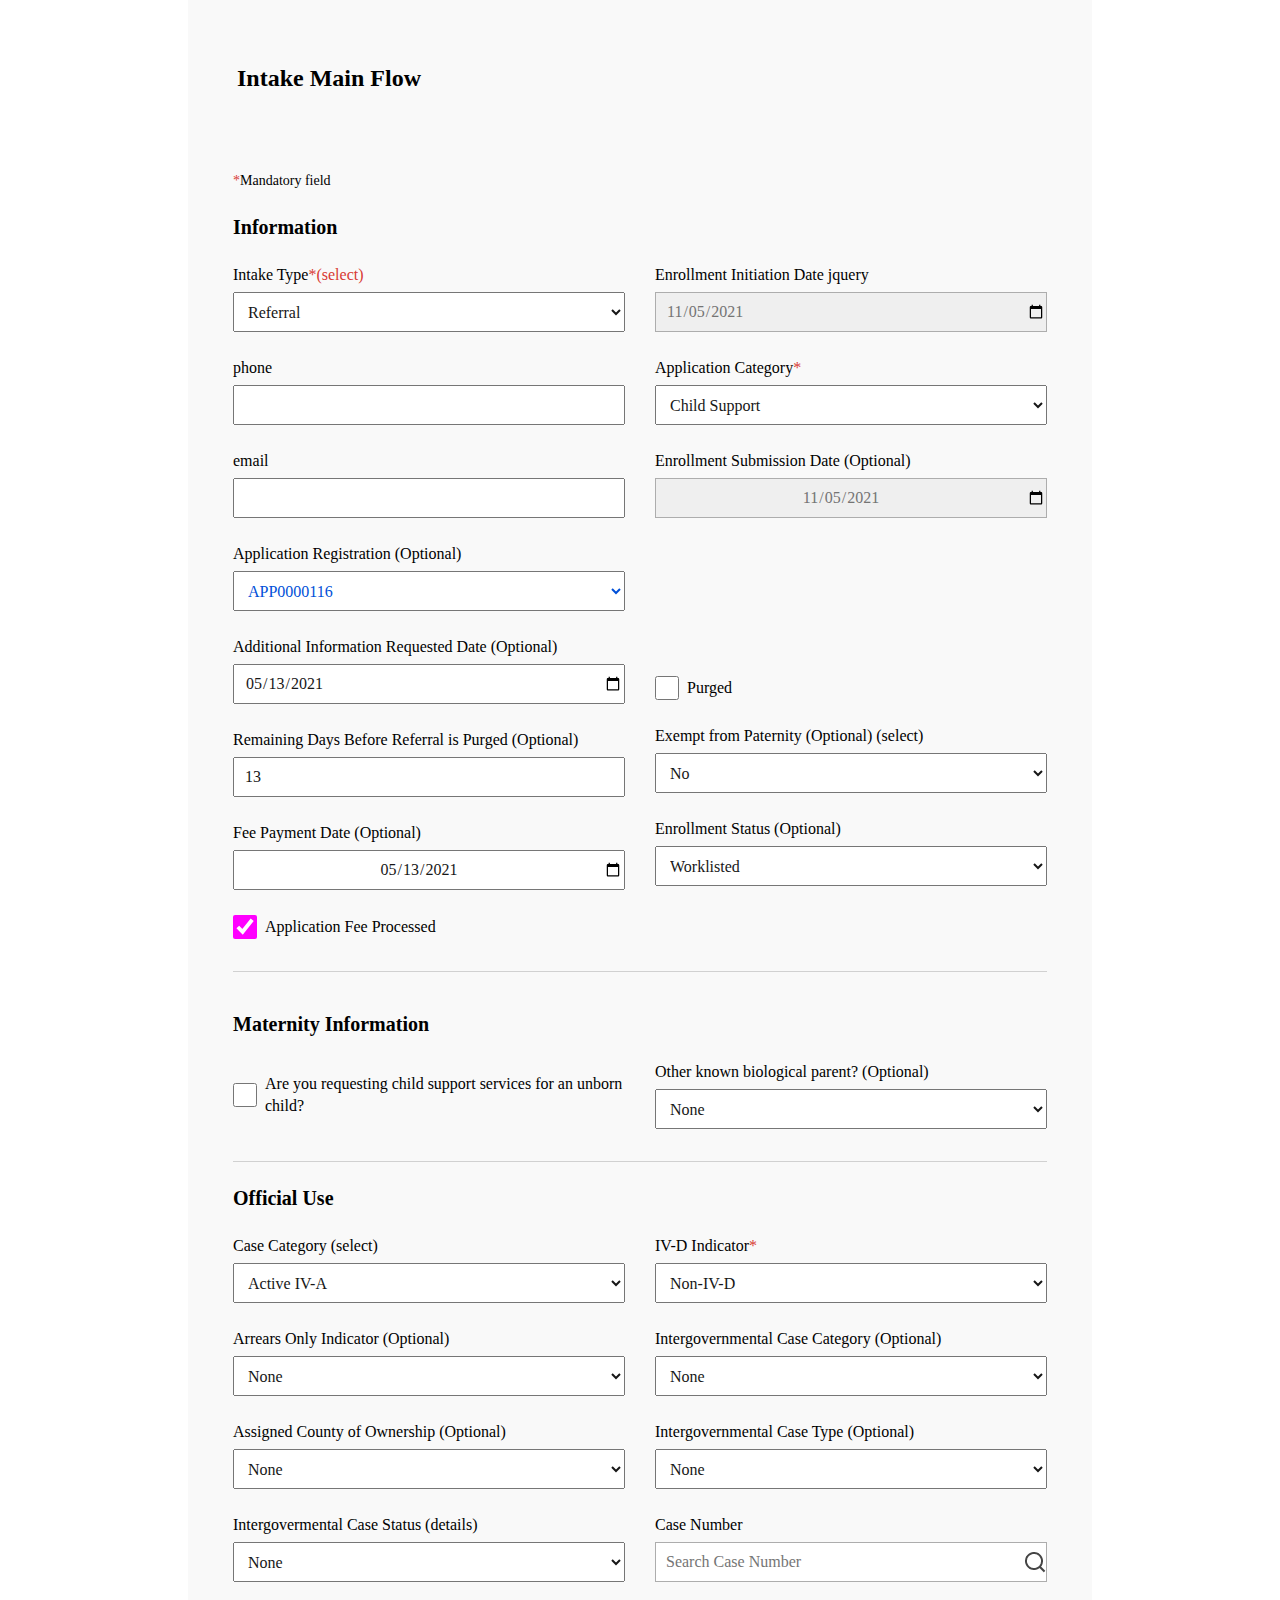
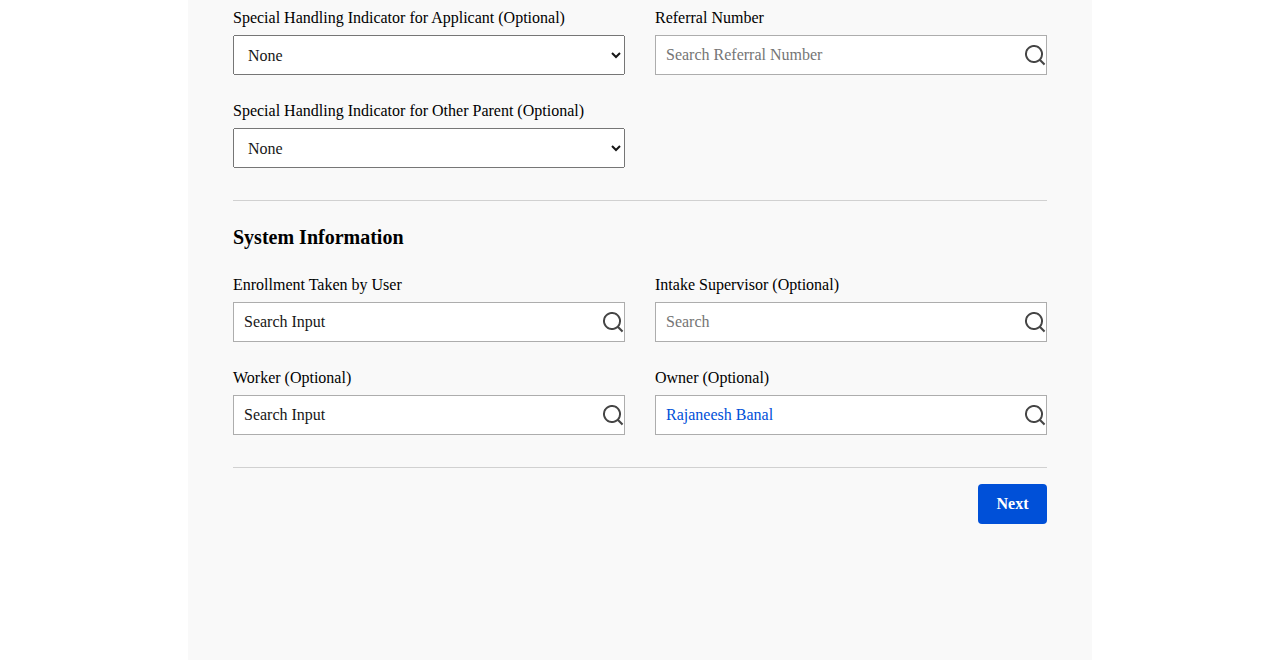
<file: page3/index.html>
<!DOCTYPE html>
<html lang="en">
<head>
    <meta charset="UTF-8">
    <meta http-equiv="X-UA-Compatible" content="IE=edge">
    <meta name="viewport" content="width=device-width, initial-scale=1.0">
    <title>Intake Main Flow</title>
    <link rel="stylesheet" href="./style.css">
</head>
<body>
    <main class="questionnaire">
        <form>
            <header>
            <div class="form__title">Intake Main Flow</div>
            <div class="Mandatory"><span class="red">*</span>Mandatory field</div>
            </header>
            <section>
                <div class="title__type">Information</div>
                <div class="container">
                    <div class="first__container">
                        <div class="type">
                            <label for="intake__type">Intake Type<span class="red">*(select)</span></label>
                            <select id="intake__type" required>
                                <option disabled selected value="Referral">Referral</option>
                                <option value="Kiyv">Kiyv</option>
                                <option value="Dnipro">Dnipro</option>
                                <option value="Lviv">Lviv</option>
                                <option value="Kharkiv">Kharkiv</option>
                            </select>
                        </div>
                        <div class="type">
                            <label for="phone">phone</label>
                            <input type="tel" name="number" id="phone">
                        </div>
                        <div class="type">
                            <label for="email">email</label>
                            <input type="email" name="email" id="email">
                        </div>
                        <div class="type">
                            <label for="app">Application Registration (Optional)</label>
                            <select id="app">
                                <option selected value="APP0000116">APP0000116</option>
                                <option value="APP0000118">APP0000118</option>
                                <option value="APP0000124">APP0000124</option>
                                <option value="APP0000126">APP0000126</option>
                            </select>
                        </div>
                        <div class="type">
                            <label for="date">Additional Information Requested Date (Optional)</label>
                            <input id="date" type="date" value="2021-05-13">
                        </div>
                        <div class="type">
                            <label for="Remaining">Remaining Days Before Referral is Purged (Optional)</label>
                            <input type="number" name="Remaining" id="Remaining" value="13">
                        </div>
                        <div class="type">
                            <label for="date">Fee Payment Date (Optional)</label>
                            <input class="date" id="date" type="date" value="2021-05-13">
                        </div>
                        <div class="box__checkbox type">
                            <input class="checkbox" type="checkbox" checked id="id">
                            <label class="checkbox__label" for="id">Application Fee Processed</label>
                        </div>
                    </div>

                    <div class="second__container">
                        <div class="type">
                            <label for="date">Enrollment Initiation Date jquery</label>
                            <input id="date" type="date" value="2021-11-05">
                        </div>
                        <div class="type">
                            <label for="support">Application Category <span class="red">*</span></label>
                            <select id="support" required>
                                <option selected value="Child Support">Child Support</option>
                            </select>
                        </div>
                        <div class="type">
                            <label for="date">Enrollment Submission Date (Optional)</label>
                            <input class="date" id="date" type="date" value="2021-11-05">
                        </div>
                        <div class="box__checkbox type">
                            <input class="checkbox" type="checkbox" id="Purged">
                            <label class="checkbox__label" for="Purged">Purged</label>
                        </div>
                        <div class="type">
                            <label for="Paternity">Exempt from Paternity (Optional) (select)</label>
                            <select id="Paternity">
                                <option selected value="No">No</option>
                                <option value="Yes">Yes</option>
                            </select>
                        </div>
                        <div class="type">
                            <label for="Status">Enrollment Status (Optional)</label>
                            <select id="Status">
                                <option selected value="Worklisted">Worklisted</option>
                            </select>
                        </div>
                    </div>
                </div>
            </section>

            <section>
                <div class="title__type margin__top">Maternity Information</div>
                <div class="container">
                    <div class="box__checkbox type">
                        <input class="checkbox" type="checkbox" id="maternity">
                        <label class="checkbox__label" for="maternity">Are you requesting child support services for an unborn child?</label>
                    </div>
                    <div class="type">
                        <label for="Maternity">Other known biological parent? (Optional)</label>
                        <select id="Maternity">
                            <option selected value="None">None</option>
                            <option value="Yes">Yes</option>
                        </select>
                    </div>
                </div>
            </section>

            <section>
                <div class="title__type">Official Use</div>
                <div class="container">
                    <div class="first__container">
                        <div class="type">
                            <label for="Active">Case Category (select)</label>
                            <select id="Active IV-A">
                                <option selected value="Active IV-A">Active IV-A</option>
                            </select>
                        </div>
                        <div class="type">
                            <label for="Arrears">Arrears Only Indicator (Optional)</label>
                            <select id="Arrears">
                                <option disabled selected value="None">None</option>
                            </select>
                        </div>
                        <div class="type">
                            <label for="County">Assigned County of Ownership (Optional)</label>
                            <select id="County">
                                <option disabled selected value="None">None</option>
                            </select>
                        </div>
                        <div class="type">
                            <label for="Case">Intergovermental Case Status (details)</label>
                            <select id="Case">
                                <option disabled selected value="None">None</option>
                            </select>
                        </div>
                        <div class="type">
                            <label for="Applicant">Special Handling Indicator for Applicant (Optional)</label>
                            <select id="Applicant">
                                <option disabled selected value="None">None</option>
                            </select>
                        </div>
                        <div class="type">
                            <label for="Parent">Special Handling Indicator for Other Parent (Optional)</label>
                            <select id="Parent">
                                <option disabled selected value="None">None</option>
                            </select>
                        </div>
                    </div>

                    <div class="second__container">
                        <div class="type">
                            <label for="IV-D">IV-D Indicator<span class="red">*</span></label>
                            <select id="IV-D">
                                <option selected value="Non-IV-D">Non-IV-D</option>
                            </select>
                        </div>
                        <div class="type">
                            <label for="Intergovernmental">Intergovernmental Case Category (Optional)</label>
                            <select id="Intergovernmental">
                                <option disabled selected value="None">None</option>
                            </select>
                        </div>
                        <div class="type">
                            <label for="Type">Intergovernmental Case Type (Optional)</label>
                            <select id="Type">
                                <option disabled selected value="None">None</option>
                            </select>
                        </div>
                        <div class="type">
                            <label for="search">Case Number</label>
                            <input class="img" id="search" type="search" placeholder="Search Case Number">
                        </div>
                        <div class="type">
                            <label for="search">Referral Number</label>
                            <input class="img" id="search" type="search" placeholder="Search Referral Number">
                        </div>
                    </div>
                </div>
            </section>

            <section>
                <div class="title__type">System Information</div>
                <div class="container">
                    <div class="first__container">
                        <div class="type">
                            <label for="search">Enrollment Taken by User </label>
                            <input class="img" id="search" type="search" value="Search Input">
                        </div>
                        <div class="type">
                            <label for="search">Worker (Optional)</label>
                            <input class="img" id="search" type="search" value="Search Input">
                        </div>
                    </div>

                    <div class="second__container">
                        <div class="type">
                            <label for="search">Intake Supervisor (Optional)</label>
                            <input class="img" id="search" type="search" placeholder="Search">
                        </div>
                        <div class="type">
                            <label for="search">Owner (Optional)</label>
                            <input class="img" id="search" type="search" value="Rajaneesh Banal">
                        </div>
                    </div>
                </div>
            </section>
            <input type="submit" value="Next">
        </form>
    </main>
</body>
</html>
</file>
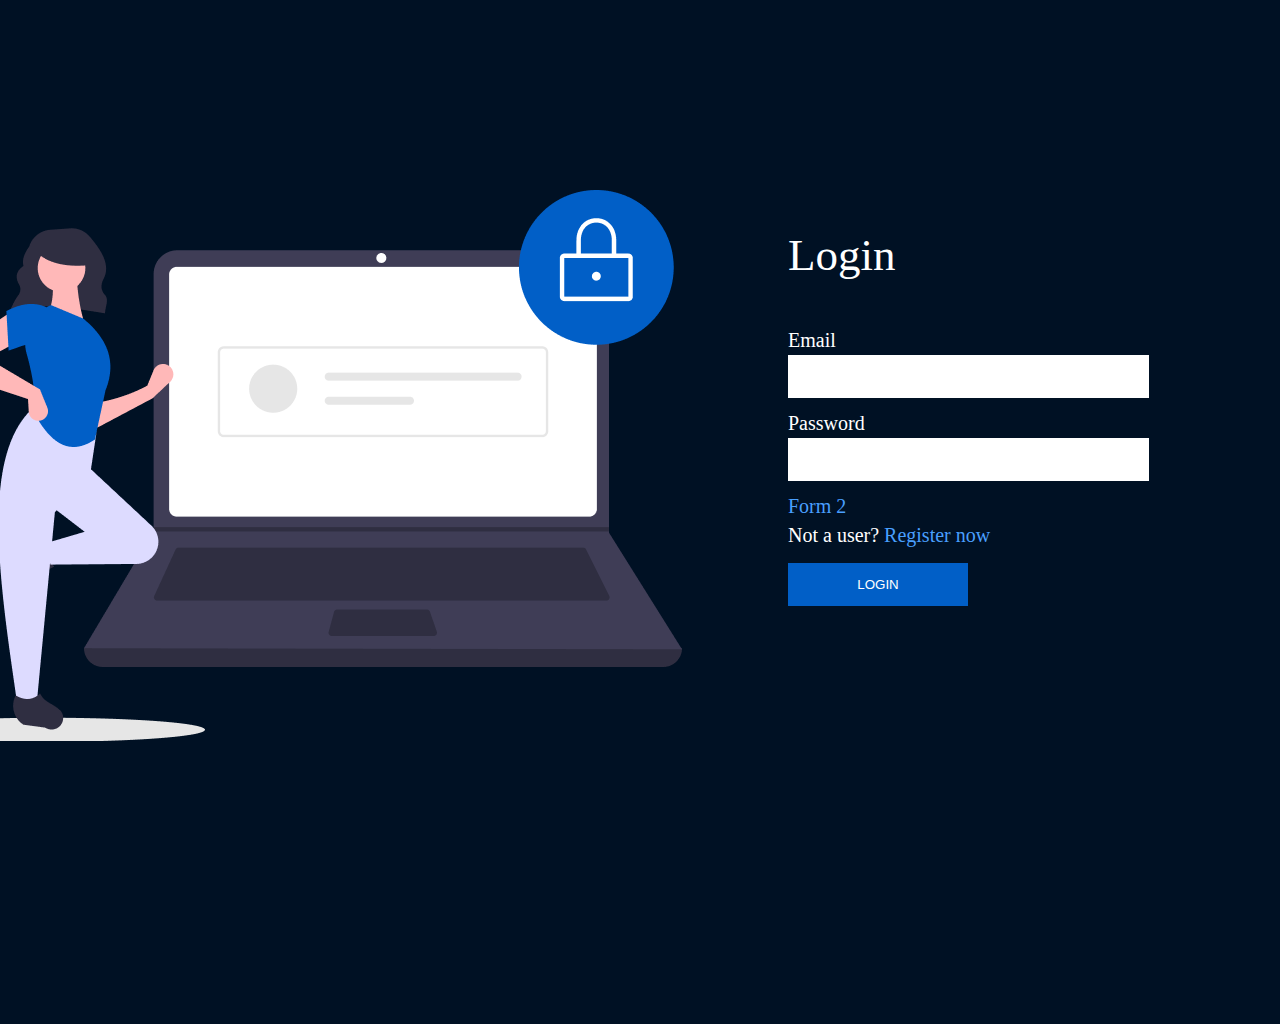
<file: page1/index1.html>
<!DOCTYPE html>
<html lang="en">
<head>
    <meta charset="UTF-8">
    <meta http-equiv="X-UA-Compatible" content="IE=edge">
    <meta name="viewport" content="width=device-width, initial-scale=1.0">
    <title>Login page</title>
    <link rel="stylesheet" href="../page1/style1.css">
</head>
<body>
    <section>
        <div class="container">
            <div class="img"></div>
            <form>
                <div class="wrapper">
                    <div class="login">Login</div>
                    <p>
                        <label for="email">Email</label>
                        <input type="email" name="email" id="email">
                    </p>
                    <p>
                        <label for="pass">Password</label>
                        <input type="password" name="password" id="pass">
                    </p>
                    <div class="form">Form 2</div>
                    <div class="form"><span style="color: #ffffff">Not a user? </span> <a href="../page2/index2.html">Register now</a></div>
                    <button class="btn"> <a href="#!">LOGIN</a></button>
                </div>
            </form>
        </div>
    </section>
</body>
</html>
</file>
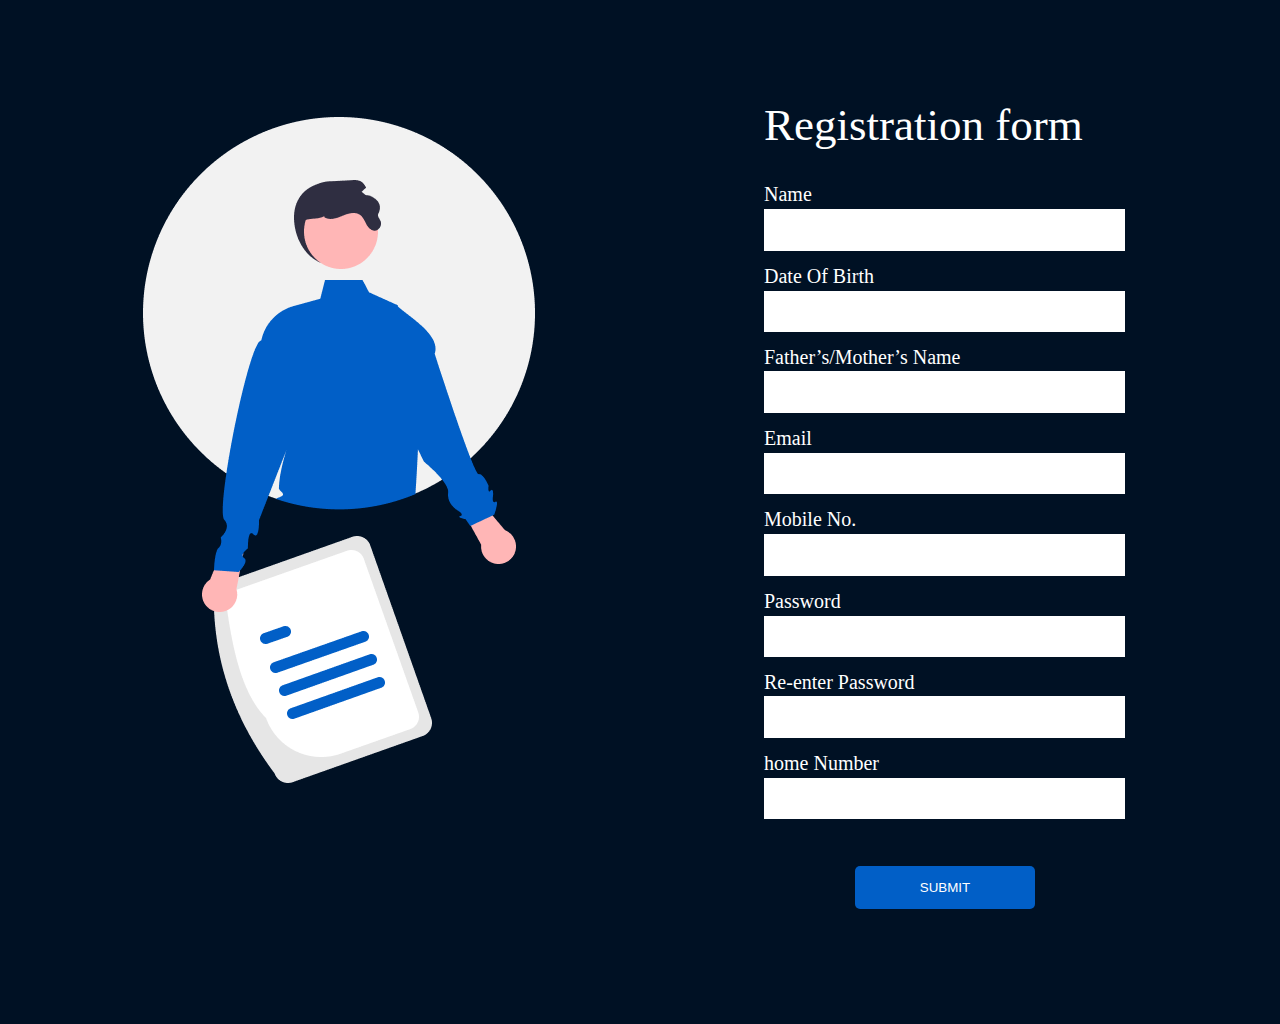
<file: page2/index2.html>
<!DOCTYPE html>
<html lang="en">
<head>
    <meta charset="UTF-8">
    <meta http-equiv="X-UA-Compatible" content="IE=edge">
    <meta name="viewport" content="width=device-width, initial-scale=1.0">
    <title>Registration page</title>
    <link rel="stylesheet" href="../page2/style2.css">

</head>
<body>
    <section>
        <div class="container">
            <div class="img"></div>
            <form>
                <div class="wrapper">
                    <div class="regist">Registration form</div>
                    <p>
                        <label for="Name">Name</label>
                        <input type="text" name="Name" id="Name">
                    </p>
                    <p>
                        <label for="Birth">Date Of Birth</label>
                        <input type="number" name="Birth" id="Birth">
                    </p>
                    <p>
                        <label for="parents">Father’s/Mother’s Name</label>
                        <input type="text" name="parents" id="parents">
                    </p>
                    <p>
                        <label for="Email">Email</label>
                        <input type="email" name="Email" id="Email">
                    </p>
                    <p>
                        <label for="tel">Mobile No.</label>
                        <input type="tel" name="tel" id="tel">
                    </p>
                    <p>
                        <label for="Password">Password</label>
                        <input type="password" name="Password" id="Password">
                    </p>
                    <p>
                        <label for="Pass"> Re-enter Password</label>
                        <input type="password" name="Password" id="Pass">
                    </p>
                    <p>
                        <label for="Number">home Number</label>
                        <input type="number" name="Number" id="Number">
                    </p>

                    <button class="btn"> <a href="../page1/index1.html">SUBMIT</a></button>
                </div>
            </form>
        </div>
    </section>
</body>
</html>
</file>
<file: page3/style.css>
*{
    box-sizing: border-box;
}

html{
    font-size: 10px;
}

body{
    margin: 0;
    padding: 0;
}

button,
input,
optgroup,
select,
textarea {
  font-family: 'Public Sans'; /* 1 */
  font-size: 16px; /* 1 */
  line-height: 2; /* 1 */
  margin: 0; /* 2 */
    font-style: normal;
    color: #171717;
}

.questionnaire{
    min-width: 700px;
    max-width: 1200px;
    margin: 0 auto;
}

form{
    width: 904px;
    height: 2260px;
    background: #F9F9F9;
    padding: 0 45px;
    margin: 0 auto;
}

.form__title{
    width: 194px;
    font-weight: 700;
    font-size: 24px;
    line-height: 28px;
    padding-top: 64px;
    margin-left: 4px;
}

.Mandatory{
    width: 129px;
    font-weight: 400;
    font-size: 14px;
    line-height: 20px;
    display: flex;
    align-items: center;
    padding-top: 79px;
}

.red{
    color: #D83933;
}

.title__type{
    width: 210px;
    font-weight: 700;
    font-size: 20px;
    line-height: 24px;
    margin-top: 24px;
}

.container{
    display: flex;
    justify-content: space-between;
    padding-bottom: 32px;
    border-bottom: 1px solid #D1D1D1;
}

.type{
    display: flex;
    flex-direction: column;
    align-items: flex-start;
    padding: 0px;
    gap: 8px;
    margin-top: 25px;
}

label{
    width: 392px;
    height: 20px;
    display: flex;
    font-weight: 500;
    font-size: 16px;
    line-height: 140%;
    flex: none;
    order: 0;
    flex-grow: 0;
}

select, input{
    width: 392px;
    height: 40px;
    padding-left: 10px;
}

select[id="app"], input[value="Rajaneesh Banal"]{
    color: #0050D8;
}

input[value="2021-11-05"]{
    background: #EFEFEF;
    border: 1px solid;
    color: #747474;
    border-color: #ADADAD;
}

.date{
    text-align: center;
    padding: 0px;
}

.checkbox{
    width: 24px;
    height: 24px;
    display: flex;
    flex-direction: column;
    justify-content: center;
    align-items: center;
    padding: 7px 6px;
}

.box__checkbox{
    display: flex;
    flex-direction: row;
    align-items: center;
    padding: 0px;
    gap: 8px;
    margin-top: 25px;
}

input[id="id"]{
    accent-color: #FF00FF;
}

.checkbox__label{
    width: 360px;
    height: 24px;
    font-weight: 400;
    font-size: 16px;
    align-items: center;
    display: flex;
}

input[id="Purged"], label[for="Purged"]{
    margin-top: 133px;
}

.margin__top{
    margin-top: 40px;
}

.img{
    background-image: url(../page3/ımg/search.png);
    background-repeat: no-repeat;
    background-position: right;
    padding-right: 0px;
    border: 1px solid;
    border-color: #ADADAD;
}

input[value="Next"], input[type="submit"]{
    background: #0050D8;
    border: none;
    width: 69px;
    height: 40px;
    border-radius: 4px;
    display: flex;
    flex-direction: row;
    justify-content: center;
    align-items: center;
    gap: 10px;
    color: #FFFFFF;
    font-weight: 700;
    padding: 0;
    margin-top: 16px;
    margin-left: 745px;
}
</file>
<file: page1/style1.css>
*{
    box-sizing: border-box;
}

html{
    font-size: 10px;
}

button,
input { /* 1 */
    overflow: visible;
}

body{
    margin: 0;
    padding: 0;
    font-style: normal;
}

.container{
    height: 1024px;
    background: #001124;
    display: flex;
}

.img{
    width: 683px;
    height: 551px;
    background-image: url(../page1/img1/login\ 1.png);
    background-repeat: no-repeat;
    margin-top: 190px;
}

.wrapper{
    width: 363px;
    height: 374px;
    padding-top: 233px;
    padding-left: 105px;
}

.login{
    width: 112px;
    height: 50px;
    font-family: 'DM Serif Display';
    font-weight: 400;
    font-size: 45px;
    line-height: 1;
    color: #FFFFFF;
    margin-bottom: 42px;
}

label{
    width: 44px;
    height: 29px;
    font-family: 'Padauk';
    font-weight: 400;
    font-size: 20px;
    line-height: 1.5;
    color: #FFFFFF;
}

input{
    width: 361px;
    height: 43px;
    padding: 0;
    border: none;
}

.form{
    width: 212px;
    height: 29px;
    font-family: 'Padauk';
    font-weight: 400;
    font-size: 20px;
    line-height: 1.5;
    color: #499FFE;
}

a{
    text-decoration: none;
    color: #499FFE;
}

button .btn{
    width: 55px;
    height: 29px;
    font-family: 'Padauk';
    font-style: normal;
    font-weight: 700;
    font-size: 20px;
    line-height: 29px;
    color: #FFFFFF;
}

button{
    width: 180px;
    height: 43px;
    background: #015FC7;
    padding: 0;
    border: 0;
    margin-top: 14px;
}

button>a{
    color: #FFFFFF;
}
</file>
<file: page2/style2.css>
*{
    box-sizing: border-box;
}

html{
    font-size: 10px;
}

button,
input { /* 1 */
    overflow: visible;
}


body{
    margin: 0;
    padding: 0;
    font-style: normal;
}

.container{
    height: 1024px;
    background: #001124;
    display: flex;
}

.img{
    width: 392px;
    height: 666px;
    background-image: url(../page2/img2/Figure.png);
    background-repeat: no-repeat;
    margin-top: 117px;
    margin-left: 143px;
}

.wrapper{
    width: 361px;
    height: 809px;
    padding-top: 107px;
    padding-left: 229px;
}

.regist{
    width: 353px;
    height: 62px;
    font-family: 'DM Serif Display';
    font-weight: 400;
    font-size: 45px;
    line-height: .8;
    color: #FFFFFF;
    
}

label{
    width: 48px;
    height: 29px;
    font-family: 'Padauk';
    font-weight: 400;
    font-size: 20px;
    line-height: 1.5;
    color: #FFFFFF;
}

label[for="Pass"], label[for="parents"]{
    width: 202px;
    display: flex;
}

input{
    width: 361px;
    padding-top: 13.25px;
    padding-bottom: 13.25px;
    border: none;
}

a{
    text-decoration: none;
    color: #499FFE;
}

button .btn{
    width: 69px;
    height: 29px;
    font-family: 'Padauk';
    font-style: normal;
    font-weight: 700;
    font-size: 20px;
    line-height: 29px;
    color: #FFFFFF;
}

button{
    width: 180px;
    height: 43px;
    background: #015FC7;
    padding: 0;
    border: 0;
    border-radius: 5px;
    margin-top: 37px;
    margin-left: 91px;
}

button>a{
    color: #FFFFFF;
}
</file>
